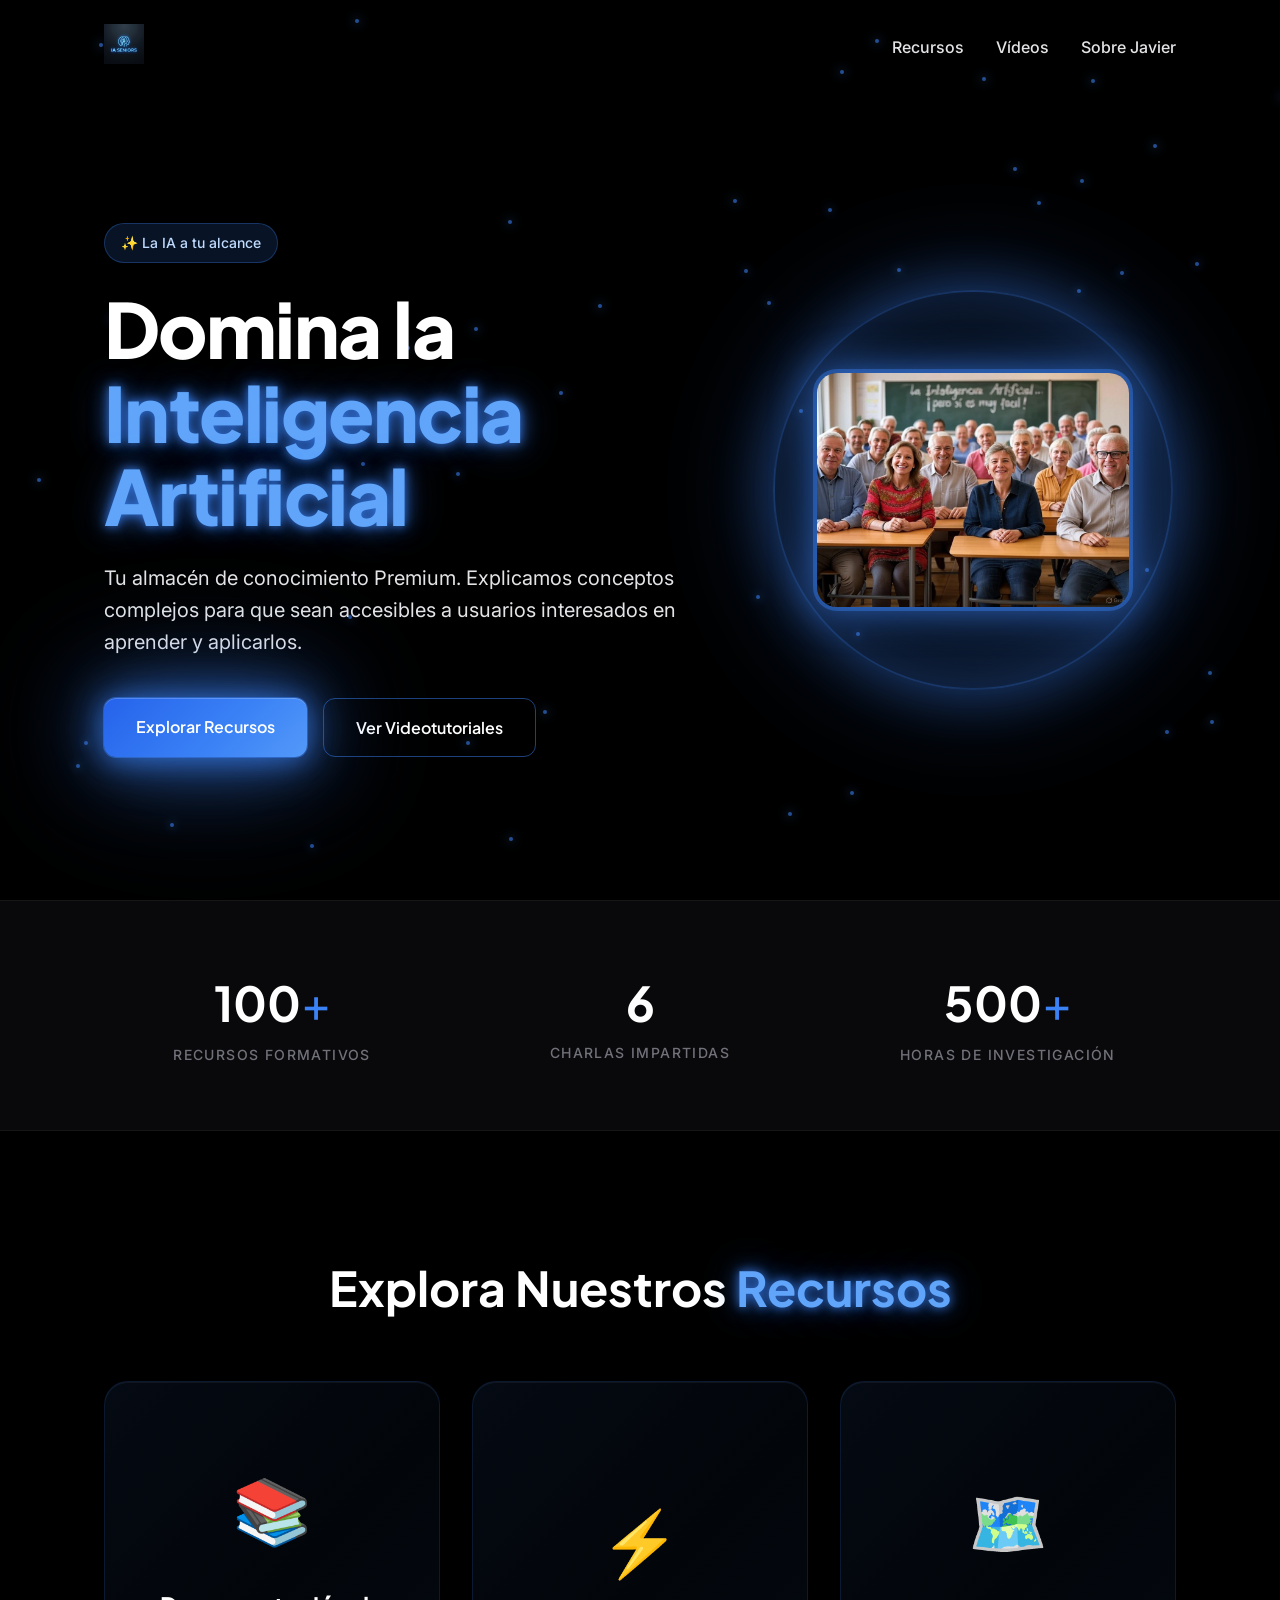
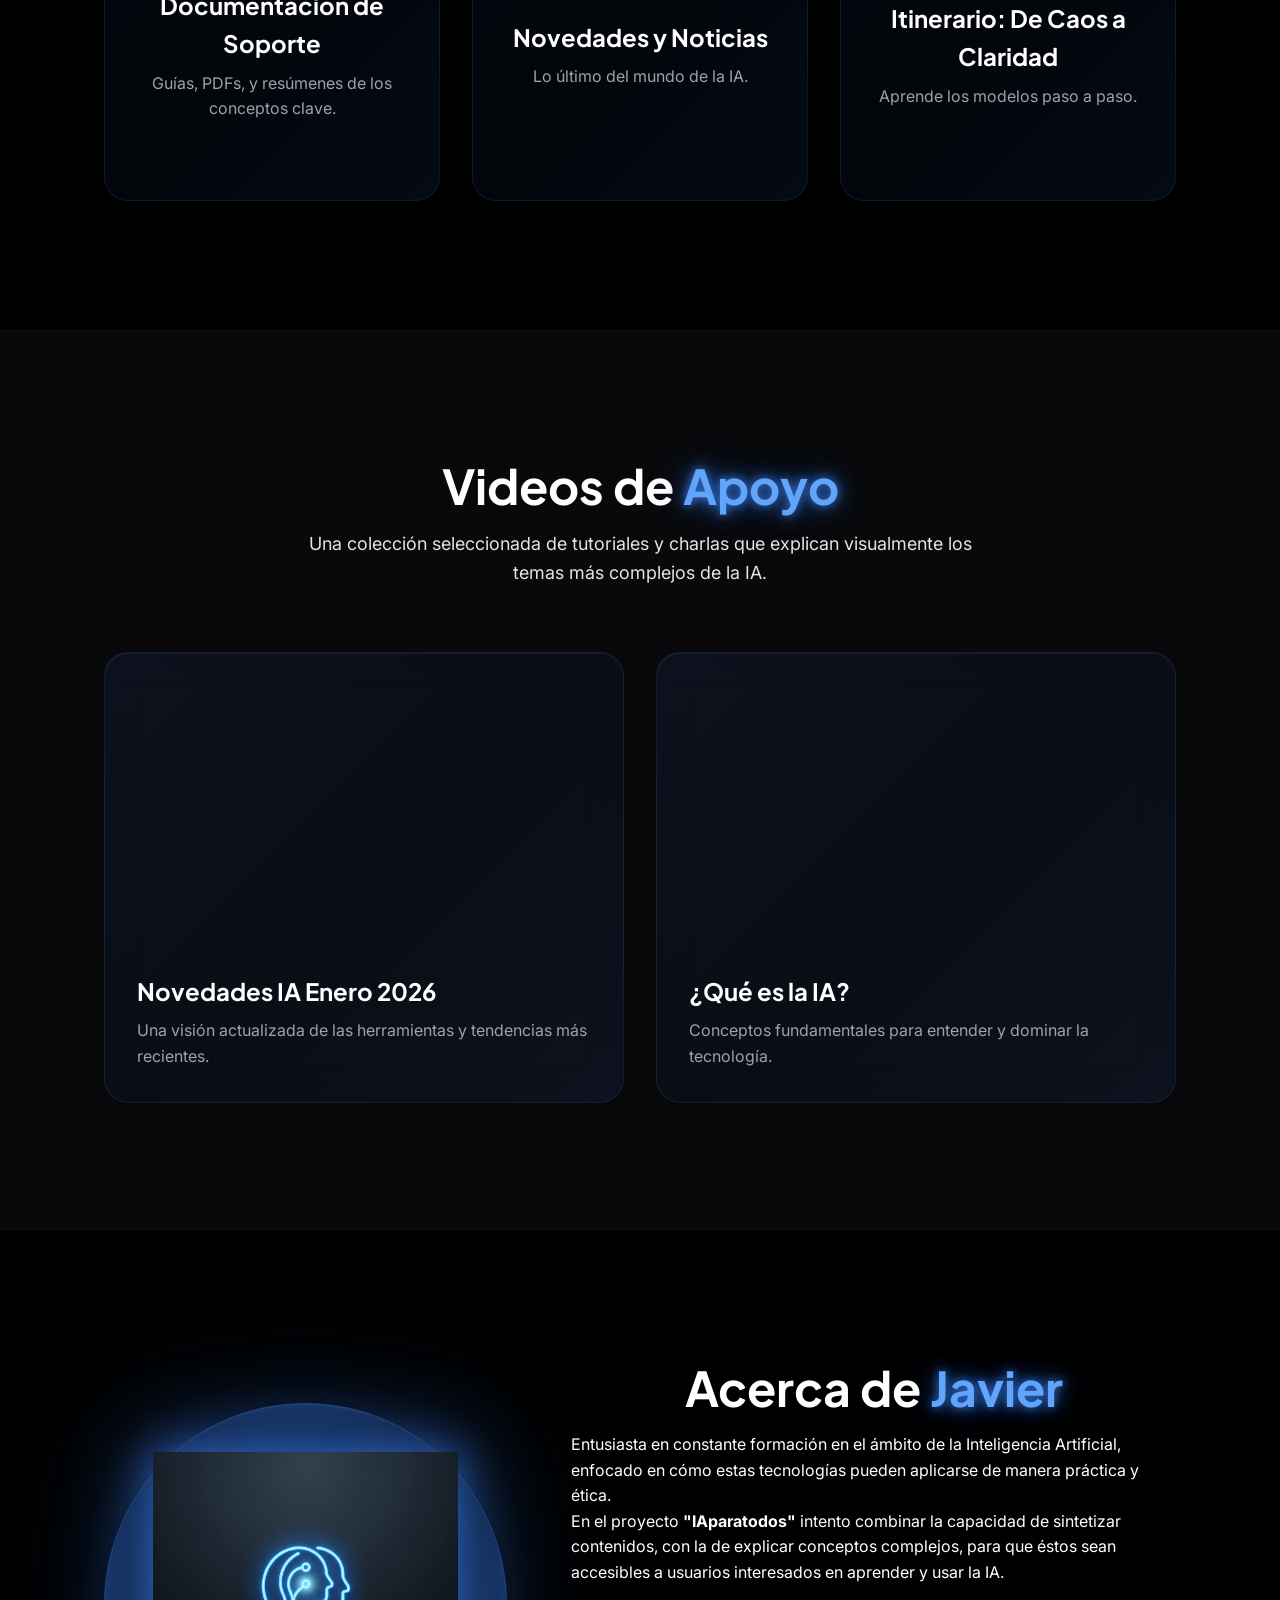
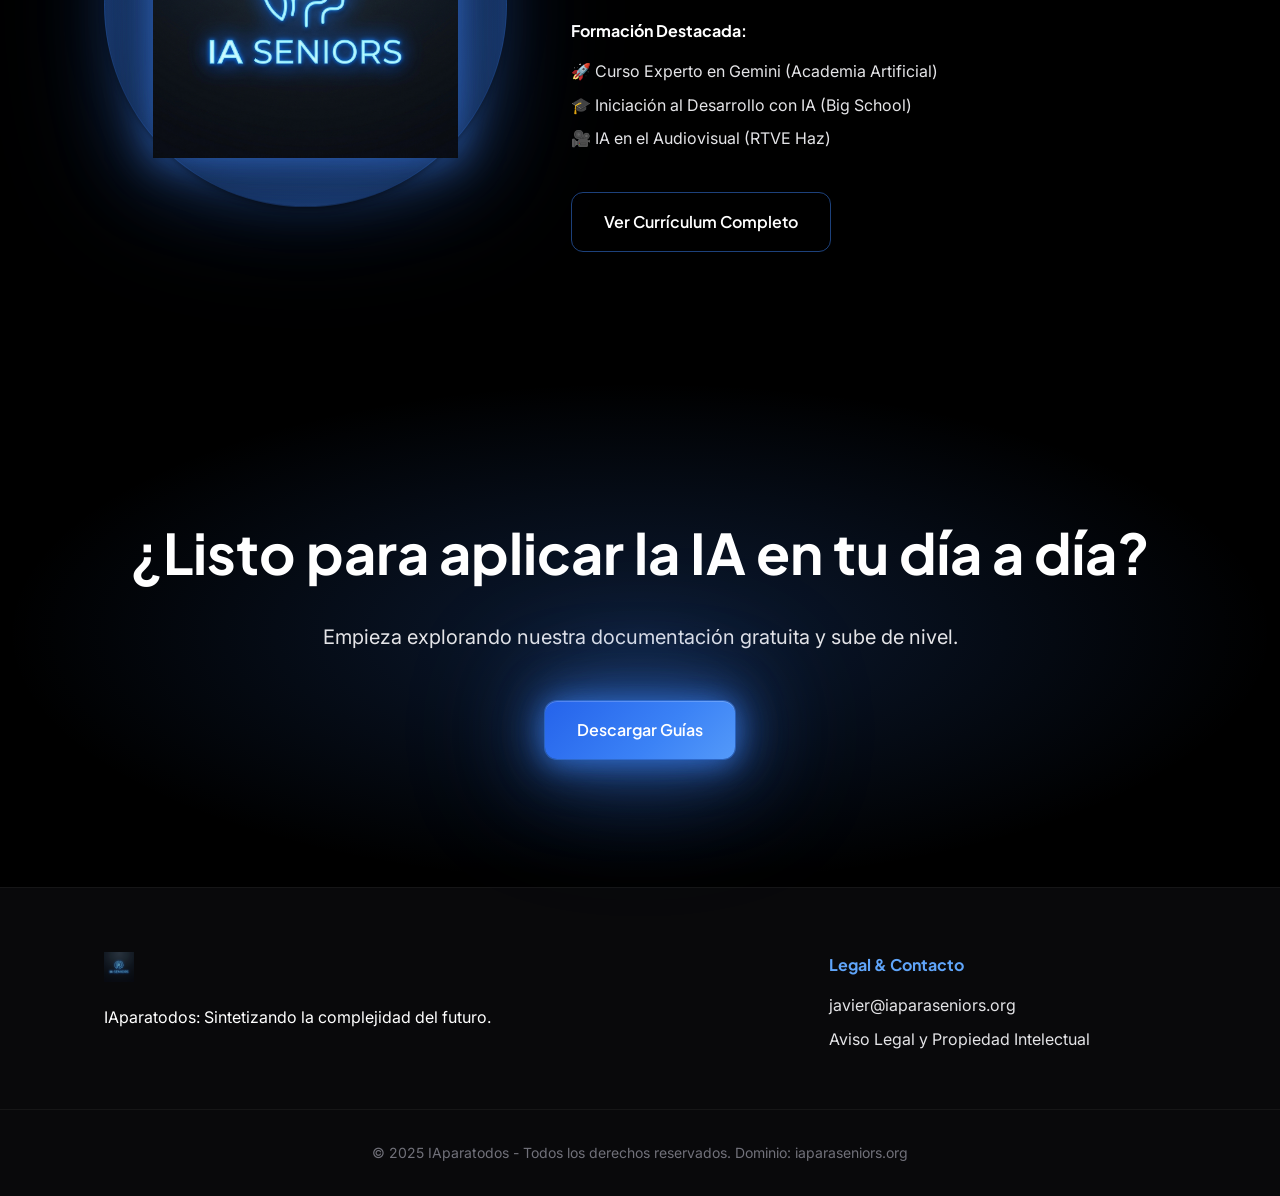
<file: iaparaseniors_migrada/index.html>
<!DOCTYPE html>
<html lang="es">
<head>
    <meta charset="UTF-8">
    <meta name="viewport" content="width=device-width, initial-scale=1.0">
    <title>IAparaseniors | Tu almacén de conocimiento sobre Inteligencia Artificial</title>
    <meta name="description" content="La IA a tu alcance. Guías, PDFs, novedades y tutoriales para hacer accesible la Inteligencia Artificial.">
    <link rel="preconnect" href="https://fonts.googleapis.com">
    <link rel="preconnect" href="https://fonts.gstatic.com" crossorigin>
    <link href="https://fonts.googleapis.com/css2?family=Inter:wght@400;500&family=Plus+Jakarta+Sans:wght@700;800&display=swap" rel="stylesheet">
    <link rel="stylesheet" href="styles.css">
</head>
<body>

    <!-- NAVBAR -->
    <nav class="navbar" id="navbar">
        <div class="container nav-container">
            <a href="#" class="logo">
                <img src="images/logo.png" alt="IAparaseniors Logo" class="logo-img">
            </a>
            <ul class="nav-links">
                <li><a href="#recursos" class="nav-link">Recursos</a></li>
                <li><a href="#videos" class="nav-link">Vídeos</a></li>
                <li><a href="#sobre-mi" class="nav-link">Sobre Javier</a></li>
            </ul>
            <div class="mobile-menu-toggle">☰</div>
        </div>
    </nav>

    <!-- HERO SECTION -->
    <header class="hero" id="home">
        <div id="particles-container"></div>
        <div class="container hero-container">
            <div class="hero-content">
                <span class="label-top animated-element delay-1">✨ La IA a tu alcance</span>
                <h1 class="hero-title animated-element delay-2">Domina la <span class="glow-text">Inteligencia Artificial</span></h1>
                <p class="hero-subtitle animated-element delay-3">Tu almacén de conocimiento Premium. Explicamos conceptos complejos para que sean accesibles a usuarios interesados en aprender y aplicarlos.</p>
                <div class="hero-ctas animated-element delay-4">
                    <a href="#recursos" class="btn-primary glow-primary">Explorar Recursos</a>
                    <a href="#videos" class="btn-secondary">Ver Videotutoriales</a>
                </div>
            </div>
            <div class="hero-visual animated-element delay-5">
                <div class="sphere">
                    <div class="sphere-inner"></div>
                    <!-- Extraemos y usamos la imagen que el usuario pidió conservar -->
                    <img src="images/clase_seniors.jpg" alt="Aula de alumnos Seniors de Inteligencia Artificial" class="hero-image photo-hero float-animation">
                </div>
            </div>
        </div>
    </header>

    <!-- SOCIAL PROOF / METRICS -->
    <section class="social-proof">
        <div class="container">
            <div class="metrics-grid">
                <div class="metric-item">
                    <h3 class="counter" data-target="100">0</h3><span>+</span>
                    <p>Recursos Formativos</p>
                </div>
                <div class="metric-item">
                    <h3 class="counter" data-target="6">0</h3>
                    <p>Charlas Impartidas</p>
                </div>
                <div class="metric-item">
                    <h3 class="counter" data-target="500">0</h3><span>+</span>
                    <p>Horas de Investigación</p>
                </div>
            </div>
        </div>
    </section>

    <!-- SERVICIOS / CURSOS (FLIP CARDS) -->
    <section class="services" id="recursos">
        <div class="container">
            <h2 class="section-title">Explora Nuestros <span class="glow-text">Recursos</span></h2>
            
            <div class="services-grid">
                <!-- Card 1 -->
                <div class="service-card-flip">
                    <div class="service-card-inner">
                        <div class="service-card-front glass-card">
                            <div class="service-icon icon-3d">📚</div>
                            <h3 class="service-title-front">Documentación de Soporte</h3>
                            <p class="service-excerpt">Guías, PDFs, y resúmenes de los conceptos clave.</p>
                        </div>
                        <div class="service-card-back glass-card">
                            <h3 class="service-title-back">Descargas Directas</h3>
                            <p class="service-description">Accede a presentaciones sobre NotebookLM de Google, y las últimas charlas de Febrero 2026, Septiembre y Junio 2025.</p>
                            <div class="service-features">
                                <a href="https://www.iaparaseniors.org/assets/pdfs/NotebookLM_El_Dominio_del_Conocimiento_2026.pdf" target="_blank" class="feature-tag">PDF NotebookLM</a>
                                <a href="https://docs.google.com/presentation/d/1NKy0fuGh7gcLV3ySYSDzCnHQKn_0NyKR/edit" target="_blank" class="feature-tag">PPT Charla</a>
                            </div>
                        </div>
                    </div>
                </div>

                <!-- Card 2 -->
                <div class="service-card-flip">
                    <div class="service-card-inner">
                        <div class="service-card-front glass-card">
                            <div class="service-icon icon-3d">⚡</div>
                            <h3 class="service-title-front">Novedades y Noticias</h3>
                            <p class="service-excerpt">Lo último del mundo de la IA.</p>
                        </div>
                        <div class="service-card-back glass-card">
                            <h3 class="service-title-back">Actualizaciones</h3>
                            <p class="service-description">Contenido y anuncios recientes sobre herramientas como Perplexity, Google AI Studio y más novedades mensuales.</p>
                            <div class="service-features">
                                <a href="https://www.perplexity.ai/comet" target="_blank" class="feature-tag">Perplexity Comet</a>
                                <a href="https://ai.studio/apps/drive/17Lf4AoawoFX6zRJxR5bBIKxpiOOmOVoT" target="_blank" class="feature-tag">Google AI Studio</a>
                            </div>
                        </div>
                    </div>
                </div>

                <!-- Card 3 -->
                <div class="service-card-flip">
                    <div class="service-card-inner">
                        <div class="service-card-front glass-card">
                            <div class="service-icon icon-3d">🗺️</div>
                            <h3 class="service-title-front">Itinerario: De Caos a Claridad</h3>
                            <p class="service-excerpt">Aprende los modelos paso a paso.</p>
                        </div>
                        <div class="service-card-back glass-card">
                            <h3 class="service-title-back">Ruta de Formación</h3>
                            <p class="service-description">Si sigues este itinerario explorando estos recursos, tendrás una nueva visión acerca de los Modelos y herramientas más usuales de IA.</p>
                            <div class="service-features">
                                <a href="https://www.iaparaseniors.org/assets/pdfs/Caos_a_Claridad.pdf" target="_blank" class="feature-tag">Guía Caos a Claridad</a>
                            </div>
                        </div>
                    </div>
                </div>
            </div>
        </div>
    </section>

    <!-- VIDEOS DE APOYO -->
    <section class="videos" id="videos">
        <div class="container">
            <h2 class="section-title">Videos de <span class="glow-text">Apoyo</span></h2>
            <p class="section-subtitle">Una colección seleccionada de tutoriales y charlas que explican visualmente los temas más complejos de la IA.</p>
            
            <div class="videos-grid">
                <div class="video-card glass-card">
                    <iframe src="https://www.youtube.com/embed/sO3CgNvPBRI" title="Novedades IA Enero 2026" frameborder="0" allowfullscreen></iframe>
                    <h3>Novedades IA Enero 2026</h3>
                    <p>Una visión actualizada de las herramientas y tendencias más recientes.</p>
                </div>
                <div class="video-card glass-card">
                    <iframe src="https://www.youtube.com/embed/YIo7gI87WEM" title="¿Qué es la IA?" frameborder="0" allowfullscreen></iframe>
                    <h3>¿Qué es la IA?</h3>
                    <p>Conceptos fundamentales para entender y dominar la tecnología.</p>
                </div>
            </div>
        </div>
    </section>

    <!-- SOBRE MI -->
    <section class="about" id="sobre-mi">
        <div class="container about-grid">
            <div class="about-visual glass-card glow-primary">
                <img src="images/logo.png" alt="IAparatodos" class="about-logo">
            </div>
            <div class="about-content">
                <h2 class="section-title">Acerca de <span class="glow-text">Javier</span></h2>
                <p>Entusiasta en constante formación en el ámbito de la Inteligencia Artificial, enfocado en cómo estas tecnologías pueden aplicarse de manera práctica y ética.</p>
                <p>En el proyecto <strong>"IAparatodos"</strong> intento combinar la capacidad de sintetizar contenidos, con la de explicar conceptos complejos, para que éstos sean accesibles a usuarios interesados en aprender y usar la IA.</p>
                
                <h4 class="training-title mt-4">Formación Destacada:</h4>
                <ul class="training-list">
                    <li>🚀 Curso Experto en Gemini (Academia Artificial)</li>
                    <li>🎓 Iniciación al Desarrollo con IA (Big School)</li>
                    <li>🎥 IA en el Audiovisual (RTVE Haz)</li>
                </ul>
                <a href="https://www.iaparaseniors.org/cv/cv-javier-rodriguez.html" target="_blank" class="btn-secondary mt-4">Ver Currículum Completo</a>
            </div>
        </div>
    </section>

    <!-- CTA FINAL -->
    <section class="cta-final">
        <div class="container text-center">
            <h2 class="cta-title">¿Listo para aplicar la IA en tu día a día?</h2>
            <p class="cta-subtitle">Empieza explorando nuestra documentación gratuita y sube de nivel.</p>
            <a href="#recursos" class="btn-primary glow-primary pulse-animation">Descargar Guías</a>
        </div>
    </section>

    <!-- FOOTER -->
    <footer class="footer">
        <div class="container footer-grid">
            <div class="footer-brand">
                <img src="images/logo.png" alt="Logo IAparaseniors" class="footer-logo">
                <p>IAparatodos: Sintetizando la complejidad del futuro.</p>
            </div>
            <div class="footer-links">
                <h4>Legal & Contacto</h4>
                <ul>
                    <li><a href="mailto:javier@iaparaseniors.org">javier@iaparaseniors.org</a></li>
                    <li><a href="https://www.iaparaseniors.org/assets/pdfs/AVISO%20LEGAL%20Y%20PROPIEDAD%20INTELECTUAL.pdf">Aviso Legal y Propiedad Intelectual</a></li>
                </ul>
            </div>
        </div>
        <div class="footer-bottom text-center">
            <p>© 2025 IAparatodos - Todos los derechos reservados. Dominio: iaparaseniors.org</p>
        </div>
    </footer>

    <script src="script.js"></script>
</body>
</html>
</file>
<file: iaparaseniors_migrada/styles.css>
/* ==========================================================================
   SUPERLANDING DARK MODE - VARIABLES GLOBALES
   ========================================================================== */
:root {
    /* FONDOS */
    --bg-primary: #000000;
    --bg-secondary: #09090B;
    --bg-tertiary: #18181B;

    /* ACENTO PRIMARIO: AZUL ELÉCTRICO (#3B82F6) */
    --primary-50: #eff6ff;
    --primary-100: #dbeafe;
    --primary-200: #bfdbfe;
    --primary-300: #93c5fd;
    --primary-400: #60a5fa;
    --primary-500: #3b82f6;
    --primary-600: #2563eb;
    --primary-700: #1d4ed8;
    --primary-800: #1e40af;
    --primary-900: #1e3a8a;
    --primary-rgb: 59, 130, 246; /* Utilizado para el canal alfa (rgba) */

    /* TEXTOS */
    --text-primary: #FFFFFF;
    --text-secondary: #E4E4E7;
    --text-tertiary: #A1A1AA;
    --text-quaternary: #71717A;

    /* ACENTOS SECUNDARIOS */
    --success: #22C55E;
    --info: #3B82F6;
    --warning: #F59E0B;
}

/* ==========================================================================
   BASE & TIPOGRAFÍA
   ========================================================================== */
* {
    margin: 0;
    padding: 0;
    box-sizing: border-box;
    scroll-behavior: smooth;
}

body {
    background-color: var(--bg-primary);
    color: var(--text-primary);
    font-family: 'Inter', sans-serif;
    line-height: 1.6;
    overflow-x: hidden;
}

h1, h2, h3, h4, h5, h6 {
    font-family: 'Plus Jakarta Sans', sans-serif;
}

a {
    text-decoration: none;
    color: inherit;
}

img {
    max-width: 100%;
    height: auto;
}

.container {
    max-width: 1200px;
    margin: 0 auto;
    padding: 0 5%;
}

.text-center { text-align: center; }
.mt-4 { margin-top: 2rem; }

/* ==========================================================================
   COMPONENTES Y EFECTOS SÚPERLANDING
   ========================================================================== */

/* Glassmorphism Card */
.glass-card {
    background: linear-gradient(
        135deg,
        rgba(var(--primary-rgb), 0.08) 0%,
        rgba(var(--primary-rgb), 0.04) 50%,
        rgba(var(--primary-rgb), 0.08) 100%
    );
    backdrop-filter: blur(24px) saturate(180%);
    -webkit-backdrop-filter: blur(24px) saturate(180%);
    border: 1px solid rgba(var(--primary-rgb), 0.15);
    border-radius: 24px;
    padding: 32px;
    box-shadow:
        0 4px 6px -1px rgba(0, 0, 0, 0.3),
        0 2px 4px -2px rgba(0, 0, 0, 0.2),
        inset 0 1px 0 0 rgba(255, 255, 255, 0.05);
    transition: all 0.4s cubic-bezier(0.4, 0, 0.2, 1);
}

.glass-card:hover {
    border-color: rgba(var(--primary-rgb), 0.35);
    box-shadow: 0 25px 50px -12px rgba(var(--primary-rgb), 0.35);
    transform: translateY(-4px);
}

/* Primary Button (CTA) */
.btn-primary {
    display: inline-block;
    background: linear-gradient(
        135deg,
        var(--primary-600) 0%,
        var(--primary-500) 30%,
        var(--primary-400) 60%,
        var(--primary-500) 100%
    );
    background-size: 200% 200%;
    animation: gradient-shift 4s ease infinite;
    color: #ffffff;
    font-family: 'Plus Jakarta Sans', sans-serif;
    font-weight: 600;
    padding: 16px 32px;
    border-radius: 12px;
    border: none;
    box-shadow:
        0 0 0 1px rgba(var(--primary-rgb), 0.5),
        0 4px 24px rgba(var(--primary-rgb), 0.4),
        inset 0 1px 0 rgba(255, 255, 255, 0.2);
    transition: all 0.3s cubic-bezier(0.4, 0, 0.2, 1);
    cursor: pointer;
}

.btn-primary:hover {
    transform: translateY(-2px) scale(1.02);
    filter: brightness(1.1);
    box-shadow:
        0 0 0 2px rgba(var(--primary-rgb), 0.8),
        0 8px 40px rgba(var(--primary-rgb), 0.6);
}

.btn-secondary {
    display: inline-block;
    background: transparent;
    color: var(--text-primary);
    font-family: 'Plus Jakarta Sans', sans-serif;
    font-weight: 600;
    padding: 16px 32px;
    border-radius: 12px;
    border: 1px solid rgba(var(--primary-rgb), 0.5);
    transition: all 0.3s ease;
    cursor: pointer;
}

.btn-secondary:hover {
    background: rgba(var(--primary-rgb), 0.1);
    border-color: var(--primary-500);
}

/* QA Fix: Accesibilidad para foco con teclado en botones (Seniors) */
.btn-primary:focus, .btn-secondary:focus, a:focus {
    outline: 2px solid var(--primary-300);
    outline-offset: 4px;
}

/* Glow Effects */
.glow-primary {
    filter: drop-shadow(0 0 20px rgba(var(--primary-rgb), 0.6))
            drop-shadow(0 0 40px rgba(var(--primary-rgb), 0.4))
            drop-shadow(0 0 60px rgba(var(--primary-rgb), 0.3));
}

.glow-text {
    color: var(--primary-400);
    text-shadow:
        0 0 10px rgba(var(--primary-rgb), 0.8),
        0 0 20px rgba(var(--primary-rgb), 0.6),
        0 0 40px rgba(var(--primary-rgb), 0.4);
}

/* Navbar Sticky */
.navbar {
    position: fixed;
    top: 0;
    width: 100%;
    z-index: 1000;
    padding: 24px 0;
    transition: all 0.3s ease;
    background: transparent;
}

.navbar.scrolled {
    padding: 16px 0;
    background: rgba(0, 0, 0, 0.8);
    backdrop-filter: blur(24px);
    border-bottom: 1px solid rgba(var(--primary-rgb), 0.1);
    box-shadow: 0 4px 24px rgba(0, 0, 0, 0.4);
}

.nav-container {
    display: flex;
    justify-content: space-between;
    align-items: center;
}

.logo-img {
    height: 40px;
    /* filter: invert(1); Eliminado para el nuevo logo azul */ /* Adapting to dark mode */
}

.nav-links {
    list-style: none;
    display: flex;
    gap: 2rem;
}

.nav-link {
    font-weight: 500;
    font-size: 16px;
    color: var(--text-secondary);
    position: relative;
    padding-bottom: 4px;
}

.nav-link::after {
    content: '';
    position: absolute;
    bottom: 0;
    left: 0;
    width: 0;
    height: 2px;
    background: var(--primary-500);
    transition: width 0.3s ease;
}

.nav-link:hover {
    color: var(--text-primary);
}

.nav-link:hover::after {
    width: 100%;
}

.mobile-menu-toggle {
    display: none;
    font-size: 24px;
    cursor: pointer;
}

/* ==========================================================================
   LAYOUT SECTIONS
   ========================================================================== */

/* Hero */
.hero {
    position: relative;
    min-height: 100vh;
    display: flex;
    align-items: center;
    overflow: hidden;
    padding-top: 80px;
}

#particles-container {
    position: absolute;
    top: 0; left: 0; width: 100%; height: 100%;
    z-index: 0;
    pointer-events: none;
}

.hero-container {
    position: relative;
    z-index: 1;
    display: grid;
    grid-template-columns: 1.2fr 0.8fr;
    gap: 4rem;
    align-items: center;
}

.label-top {
    display: inline-block;
    padding: 8px 16px;
    border-radius: 20px;
    background: rgba(var(--primary-rgb), 0.15);
    color: var(--primary-200);
    font-weight: 500;
    font-size: 14px;
    margin-bottom: 1.5rem;
    border: 1px solid rgba(var(--primary-rgb), 0.3);
}

.hero-title {
    font-size: 76px;
    font-weight: 800;
    line-height: 1.1;
    letter-spacing: -0.02em;
    margin-bottom: 1.5rem;
}

.hero-subtitle {
    font-size: 20px;
    color: var(--text-secondary);
    margin-bottom: 2.5rem;
    max-width: 600px;
}

.hero-ctas {
    display: flex;
    gap: 1rem;
}

/* Hero Sphere */
.sphere {
    width: 400px;
    height: 400px;
    position: relative;
    transform-style: preserve-3d;
    animation: float 6s ease-in-out infinite;
    display: flex;
    align-items: center;
    justify-content: center;
}

.sphere-inner {
    position: absolute;
    width: 100%;
    height: 100%;
    border-radius: 50%;
    border: 2px solid rgba(var(--primary-rgb), 0.3);
    box-shadow:
        0 0 60px rgba(var(--primary-rgb), 0.4),
        0 0 120px rgba(var(--primary-rgb), 0.3),
        inset 0 0 60px rgba(var(--primary-rgb), 0.2);
    backdrop-filter: blur(10px);
    background: linear-gradient(135deg, rgba(var(--primary-rgb), 0.1) 0%, rgba(var(--primary-rgb), 0.2) 100%);
    z-index: 1;
}

.hero-image {
    position: relative;
    z-index: 2;
    max-width: 80%;
    filter: drop-shadow(0 0 20px rgba(var(--primary-rgb), 0.8));
}
.photo-hero {
    border-radius: 24px;
    border: 4px solid rgba(var(--primary-rgb), 0.4);
    object-fit: cover;
}

/* Metrics */
.social-proof {
    padding: 4rem 0;
    background: var(--bg-secondary);
    border-top: 1px solid rgba(255,255,255,0.05);
    border-bottom: 1px solid rgba(255,255,255,0.05);
}

.metrics-grid {
    display: grid;
    grid-template-columns: repeat(3, 1fr);
    gap: 2rem;
    text-align: center;
}

.metric-item h3 {
    display: inline;
    font-size: 48px;
    color: var(--text-primary);
}

.metric-item span {
    font-size: 48px;
    color: var(--primary-500);
}

.metric-item p {
    color: var(--text-quaternary);
    text-transform: uppercase;
    letter-spacing: 0.1em;
    font-size: 14px;
    font-weight: 500;
}

/* Secciones genéricas */
section {
    padding: 8rem 0;
}

.section-title {
    font-size: 48px;
    font-weight: 700;
    line-height: 1.2;
    margin-bottom: 1rem;
    text-align: center;
}

.section-subtitle {
    text-align: center;
    color: var(--text-secondary);
    font-size: 18px;
    max-width: 700px;
    margin: 0 auto 4rem;
}

/* Flip Cards (Services) */
.services-grid {
    display: grid;
    grid-template-columns: repeat(3, 1fr);
    gap: 2rem;
    margin-top: 4rem;
}

.service-card-flip {
    perspective: 1000px;
    height: 420px; /* QA Fix: Más altura para asegurar que caben textos largos sin bordes rotos */
}

.service-card-inner {
    position: relative;
    width: 100%;
    height: 100%;
    text-align: center;
    transition: transform 0.8s cubic-bezier(0.16, 1, 0.3, 1);
    transform-style: preserve-3d;
}

.service-card-flip:hover .service-card-inner,
.service-card-flip.is-flipped .service-card-inner {
    transform: rotateY(180deg);
}

.service-card-front, .service-card-back {
    position: absolute;
    width: 100%;
    height: 100%;
    backface-visibility: hidden;
    display: flex;
    flex-direction: column;
    justify-content: center;
    align-items: center;
}

.service-card-front {
    /* Base style from glass-card */
}

.service-card-back {
    transform: rotateY(180deg);
    background: rgba(var(--primary-rgb), 0.1);
    border-color: rgba(var(--primary-rgb), 0.4);
}

.service-icon {
    font-size: 64px;
    margin-bottom: 1.5rem;
    transition: all 0.3s;
}

.icon-3d:hover {
    transform: rotateY(15deg) scale(1.1);
    filter: drop-shadow(0 0 30px rgba(var(--primary-rgb), 0.8));
}

.service-title-front {
    font-size: 24px;
    color: var(--text-primary);
    margin-bottom: 0.5rem;
}

.service-excerpt {
    color: var(--text-tertiary);
    font-size: 16px;
}

.service-title-back {
    font-size: 20px;
    color: var(--primary-300);
    margin-bottom: 1rem;
}

.service-description {
    color: var(--text-secondary);
    font-size: 14px;
    margin-bottom: 1.5rem;
}

.service-features {
    display: flex;
    flex-wrap: wrap;
    justify-content: center;
    gap: 0.5rem;
}

.feature-tag {
    background: rgba(255,255,255,0.1);
    border: 1px solid rgba(255,255,255,0.2);
    padding: 6px 12px;
    border-radius: 20px;
    font-size: 12px;
    font-weight: 500;
    transition: all 0.2s;
}
.feature-tag:hover {
    background: var(--primary-600);
    border-color: var(--primary-400);
}

/* Videos */
.videos {
    background: var(--bg-secondary);
}

.videos-grid {
    display: grid;
    grid-template-columns: repeat(2, 1fr);
    gap: 2rem;
}

.video-card iframe {
    width: 100%;
    aspect-ratio: 16 / 9;
    border-radius: 12px;
    margin-bottom: 1.5rem;
}

.video-card h3 {
    font-size: 24px;
    margin-bottom: 0.5rem;
}

.video-card p {
    color: var(--text-tertiary);
}

/* About */
.about-grid {
    display: grid;
    grid-template-columns: 0.8fr 1.2fr;
    gap: 4rem;
    align-items: center;
}

.about-visual {
    padding: 3rem;
    display: flex;
    justify-content: center;
    border-radius: 50%;
    aspect-ratio: 1;
}

.about-logo {
    width: 100%;
    /* filter: invert(1); */
}

.training-list {
    list-style: none;
    margin-top: 1rem;
}

.training-list li {
    margin-bottom: 0.5rem;
    color: var(--text-secondary);
}

/* CTA FINAL */
.cta-final {
    background: radial-gradient(ellipse at center, rgba(var(--primary-rgb), 0.2) 0%, transparent 70%);
}

.cta-title {
    font-size: 56px;
    margin-bottom: 1.5rem;
}
.cta-subtitle {
    font-size: 20px;
    color: var(--text-secondary);
    margin-bottom: 3rem;
}

/* FOOTER */
.footer {
    border-top: 1px solid rgba(255,255,255,0.05);
    padding: 4rem 0 2rem;
    background: var(--bg-secondary);
}

.footer-grid {
    display: grid;
    grid-template-columns: 2fr 1fr;
    gap: 2rem;
    margin-bottom: 3rem;
}

.footer-logo {
    height: 30px;
    /* filter: invert(1); */
    margin-bottom: 1rem;
    opacity: 0.8;
}

.footer-links h4 {
    color: var(--primary-400);
    margin-bottom: 1rem;
}

.footer-links ul {
    list-style: none;
}

.footer-links li {
    margin-bottom: 0.5rem;
}

.footer-links a {
    color: var(--text-secondary);
    transition: color 0.3s;
}

.footer-links a:hover {
    color: var(--primary-500);
}

.footer-bottom {
    border-top: 1px solid rgba(255,255,255,0.05);
    padding-top: 2rem;
    color: var(--text-quaternary);
    font-size: 14px;
}

/* ==========================================================================
   ANIMACIONES
   ========================================================================== */
.animated-element {
    opacity: 0;
}

@keyframes fade-in-up {
    0% { opacity: 0; transform: translateY(30px); }
    100% { opacity: 1; transform: translateY(0); }
}

@keyframes fade-in-rotate {
    0% { opacity: 0; transform: scale(0.8) rotate(-10deg); }
    100% { opacity: 1; transform: scale(1) rotate(0); }
}

.delay-1 { animation: fade-in-up 0.8s cubic-bezier(0.16, 1, 0.3, 1) forwards; }
.delay-2 { animation: fade-in-up 0.8s cubic-bezier(0.16, 1, 0.3, 1) 0.1s forwards; }
.delay-3 { animation: fade-in-up 0.8s cubic-bezier(0.16, 1, 0.3, 1) 0.2s forwards; }
.delay-4 { animation: fade-in-up 0.8s cubic-bezier(0.16, 1, 0.3, 1) 0.4s forwards; }
.delay-5 { animation: fade-in-rotate 1.2s cubic-bezier(0.16, 1, 0.3, 1) 0.6s forwards; }

.float-animation {
    animation: float 6s ease-in-out infinite;
}

@keyframes float {
    0%, 100% { transform: translateY(0) rotate(0deg); }
    25% { transform: translateY(-20px) rotate(2deg); }
    50% { transform: translateY(-10px) rotate(-2deg); }
    75% { transform: translateY(-30px) rotate(1deg); }
}

.pulse-animation {
    animation: pulse-glow 3s ease-in-out infinite;
}

@keyframes pulse-glow {
    0%, 100% {
        box-shadow:
            0 0 0 1px rgba(var(--primary-rgb), 0.5),
            0 4px 24px rgba(var(--primary-rgb), 0.4),
            0 0 60px rgba(var(--primary-rgb), 0.3);
    }
    50% {
        box-shadow:
            0 0 0 2px rgba(var(--primary-rgb), 0.8),
            0 8px 40px rgba(var(--primary-rgb), 0.6),
            0 0 80px rgba(var(--primary-rgb), 0.5);
    }
}

@keyframes gradient-shift {
    0%, 100% { background-position: 0% 50%; }
    50% { background-position: 100% 50%; }
}

/* Partículas */
.particle {
    position: absolute;
    width: 4px;
    height: 4px;
    background: var(--primary-500);
    border-radius: 50%;
    box-shadow: 0 0 10px var(--primary-400), 0 0 20px var(--primary-500);
    animation: float-particle 20s infinite ease-in-out;
    opacity: 0.6;
}

@keyframes float-particle {
    0%, 100% { transform: translate(0, 0); opacity: 0.4; }
    25% { transform: translate(100px, -100px); opacity: 0.8; }
    50% { transform: translate(-50px, -200px); opacity: 0.6; }
    75% { transform: translate(-100px, -100px); opacity: 0.8; }
}

/* ==========================================================================
   RESPONSIVE BREAKPOINTS
   ========================================================================== */
@media (max-width: 1023px) {
    .services-grid { grid-template-columns: repeat(2, 1fr); }
    .videos-grid { grid-template-columns: 1fr; }
    .hero-title { font-size: 56px; }
}

@media (max-width: 767px) {
    .nav-links { display: none; }
    .mobile-menu-toggle { display: block; color: var(--text-primary); }
    
    .hero-container {
        grid-template-columns: 1fr;
        text-align: center;
        gap: 2rem;
    }
    
    .hero-title { font-size: 42px; }
    .hero-ctas {
        flex-direction: column;
        align-items: stretch;
    }
    
    .sphere {
        width: 280px;
        height: 280px;
        margin: 0 auto;
    }
    
    .metrics-grid {
        grid-template-columns: 1fr;
        gap: 3rem;
    }
    
    .services-grid { grid-template-columns: 1fr; }
    
    .about-grid { grid-template-columns: 1fr; text-align: center; }
    .about-visual { width: 250px; margin: 0 auto; }
    .training-list li { margin-bottom: 1rem; }
    
    .footer-grid { grid-template-columns: 1fr; text-align: center; }
    
    .particle:nth-child(n+20) { display: none; }
}
</file>
